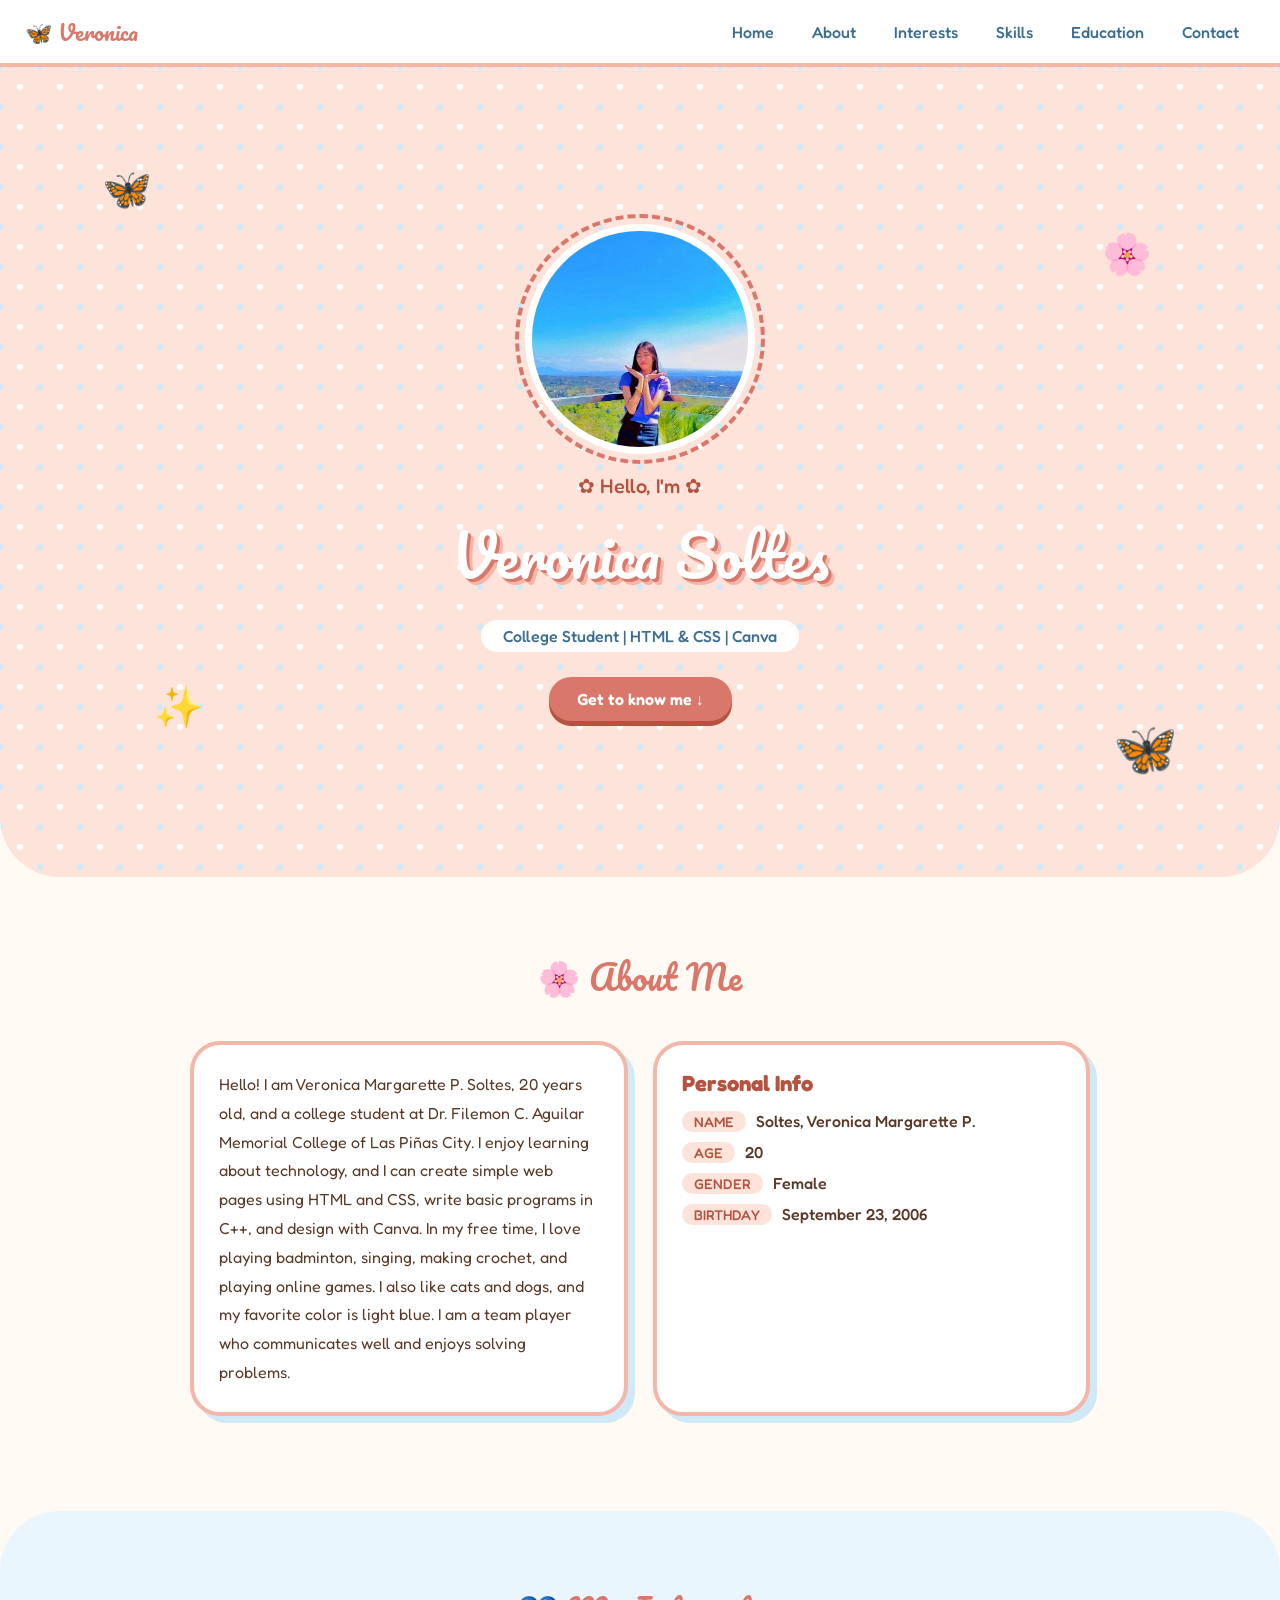
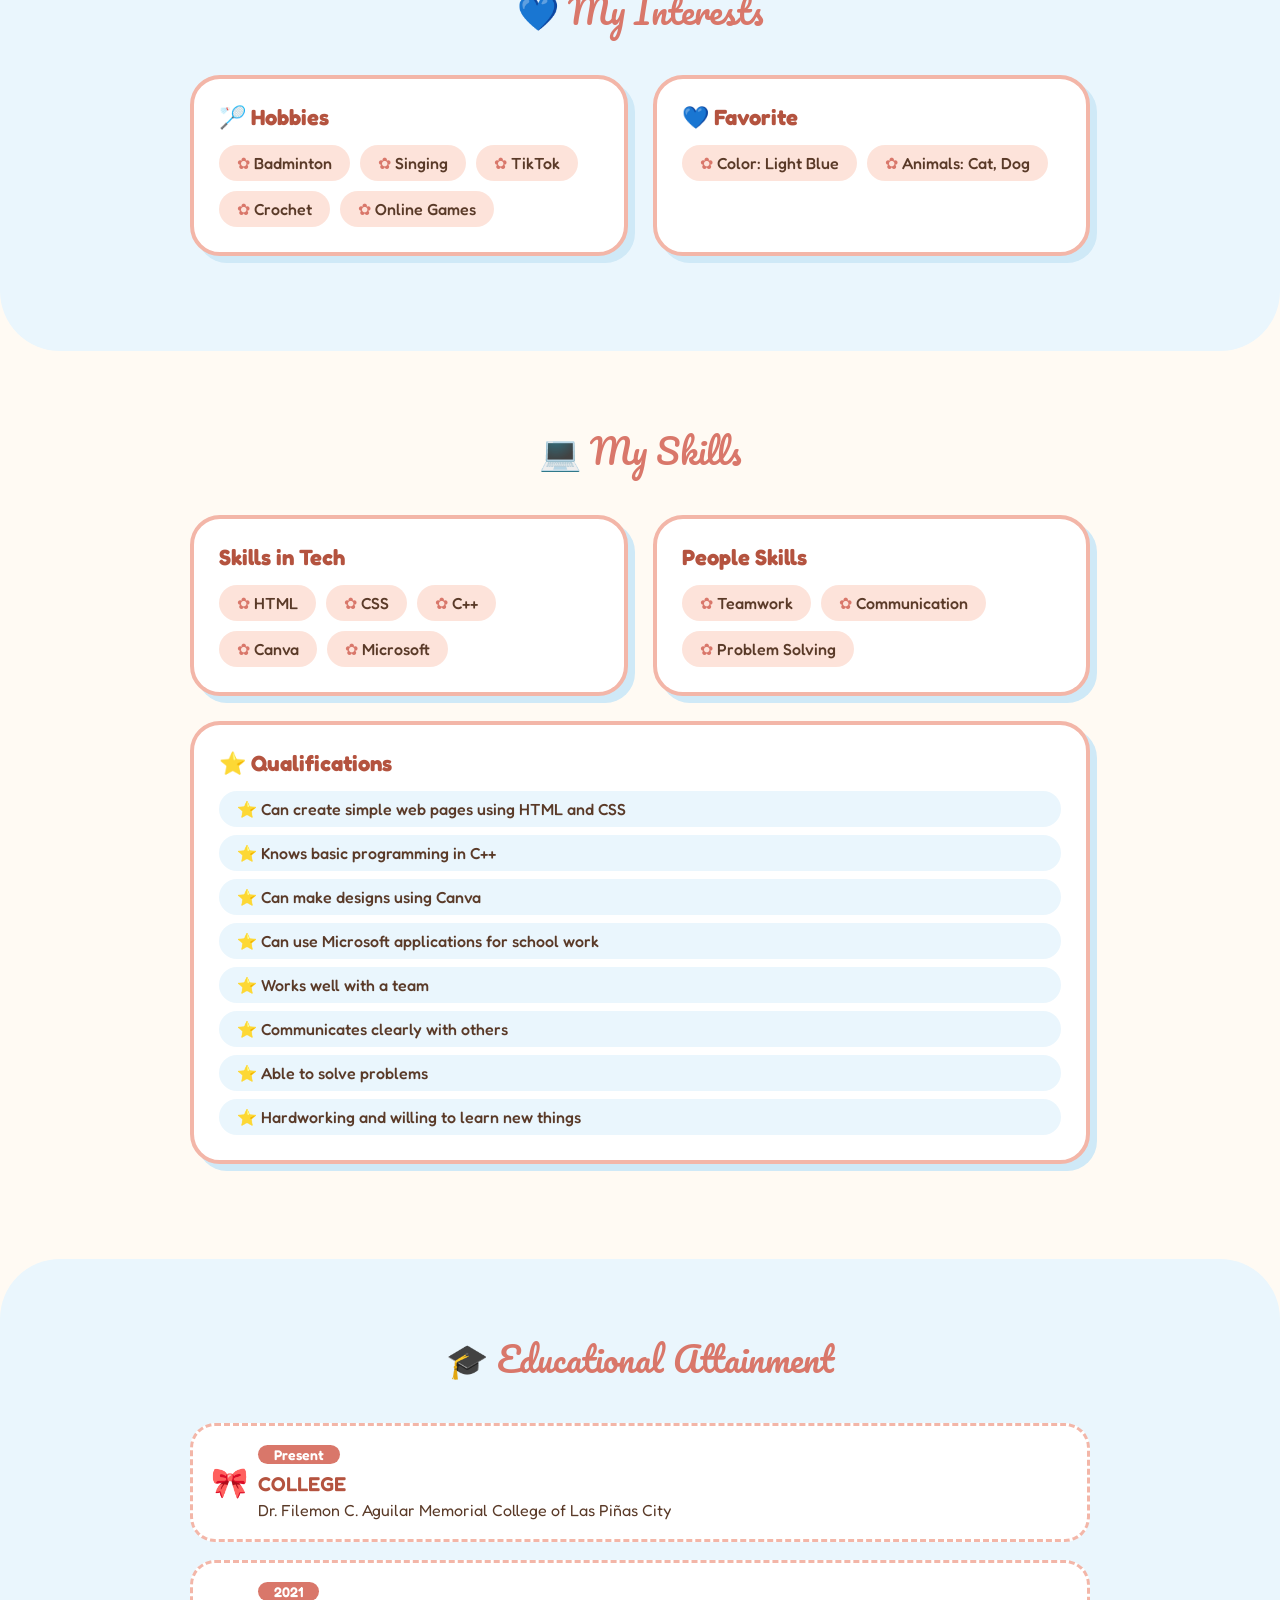
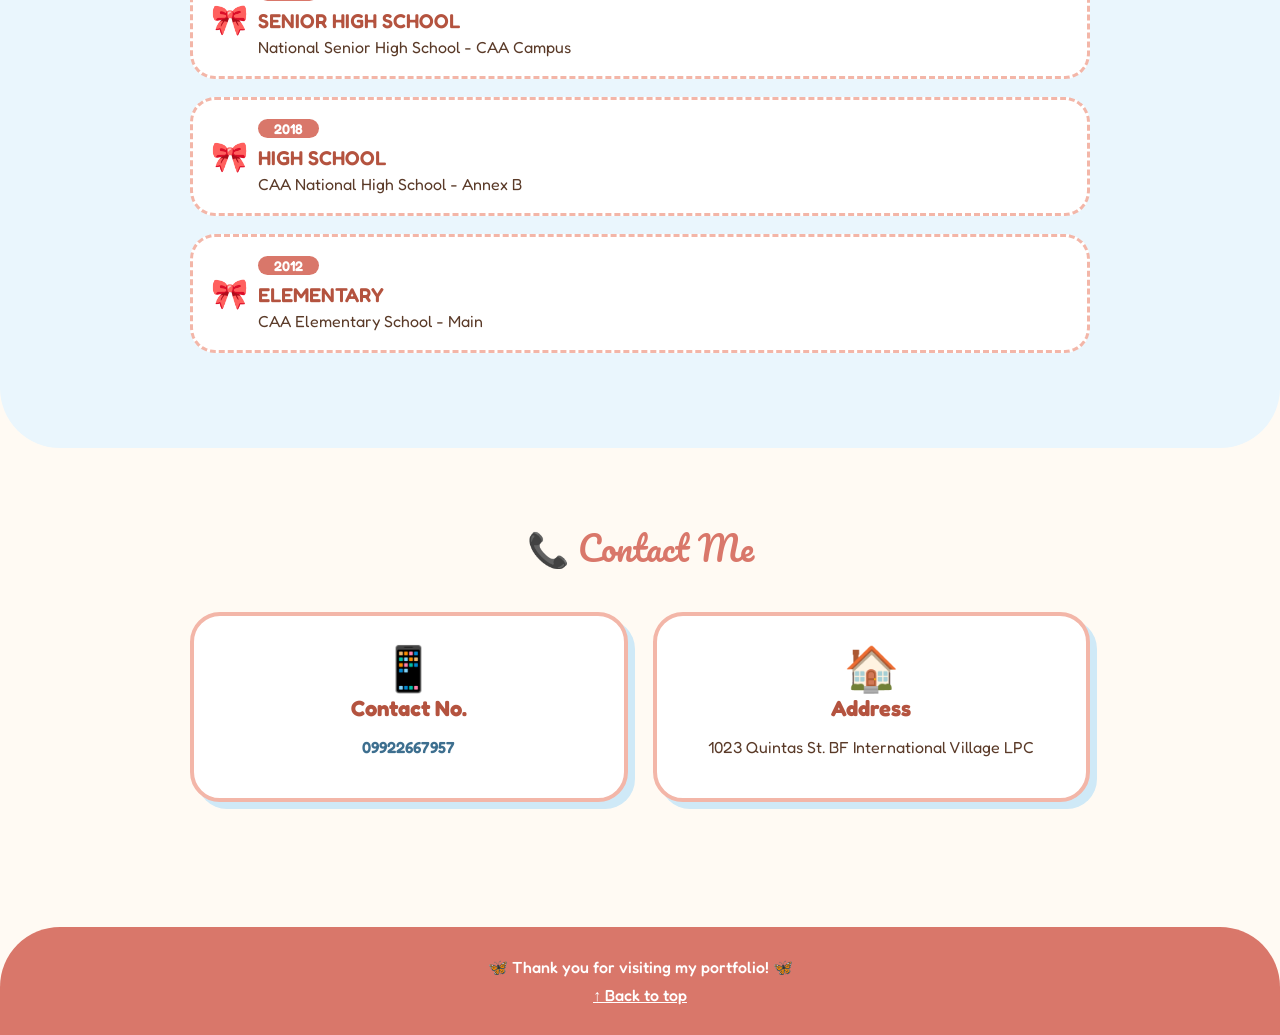
<file: index.html>
<!DOCTYPE html>
<html lang="en">
<head>
  <meta charset="UTF-8">
  <meta name="viewport" content="width=device-width, initial-scale=1.0">
  <title>Veronica Margarette P. Soltes - Portfolio</title>
  <link href="https://fonts.googleapis.com/css2?family=Fredoka:wght@400;500;600&family=Pacifico&display=swap" rel="stylesheet">
  <link rel="stylesheet" href="style.css">
</head>
<body>

  <nav class="navbar">
    <a href="#home" class="logo">🦋 Veronica</a>
    <div class="menu">
      <a href="#home">Home</a>
      <a href="#about">About</a>
      <a href="#interests">Interests</a>
      <a href="#skills">Skills</a>
      <a href="#education">Education</a>
      <a href="#contact">Contact</a>
    </div>
  </nav>

  <section class="hero" id="home">
    <span class="deco d1">🦋</span>
    <span class="deco d2">🌸</span>
    <span class="deco d3">✨</span>
    <span class="deco d4">🦋</span>

    <div class="photo">
      <img src="Nic.jpg" alt="Veronica Margarette P. Soltes">
    </div>
    <p class="hello">✿ Hello, I'm ✿</p>
    <h1>Veronica Soltes</h1>
    <p class="tagline">College Student | HTML &amp; CSS | Canva</p>
    <a href="#about" class="btn">Get to know me ↓</a>
  </section>

  <section class="section" id="about">
    <h2 class="title">🌸 About Me</h2>
    <div class="wrap two">
      <div class="card">
        <p class="about-text">Hello! I am Veronica Margarette P. Soltes, 20 years old, and a college student at Dr. Filemon C. Aguilar Memorial College of Las Piñas City. I enjoy learning about technology, and I can create simple web pages using HTML and CSS, write basic programs in C++, and design with Canva. In my free time, I love playing badminton, singing, making crochet, and playing online games. I also like cats and dogs, and my favorite color is light blue. I am a team player who communicates well and enjoys solving problems.</p>
      </div>
      <div class="card">
        <h3>Personal Info</h3>
        <p class="line"><span>Name</span> Soltes, Veronica Margarette P.</p>
        <p class="line"><span>Age</span> 20</p>
        <p class="line"><span>Gender</span> Female</p>
        <p class="line"><span>Birthday</span> September 23, 2006</p>
      </div>
    </div>
  </section>

  <section class="section blue" id="interests">
    <h2 class="title">💙 My Interests</h2>
    <div class="wrap two">
      <div class="card">
        <h3>🏸 Hobbies</h3>
        <ul>
          <li>Badminton</li>
          <li>Singing</li>
          <li>TikTok</li>
          <li>Crochet</li>
          <li>Online Games</li>
        </ul>
      </div>
      <div class="card">
        <h3>💙 Favorite</h3>
        <ul>
          <li>Color: Light Blue</li>
          <li>Animals: Cat, Dog</li>
        </ul>
      </div>
    </div>
  </section>

  <section class="section" id="skills">
    <h2 class="title">💻 My Skills</h2>
    <div class="wrap two">
      <div class="card">
        <h3>Skills in Tech</h3>
        <ul>
          <li>HTML</li>
          <li>CSS</li>
          <li>C++</li>
          <li>Canva</li>
          <li>Microsoft</li>
        </ul>
      </div>
      <div class="card">
        <h3>People Skills</h3>
        <ul>
          <li>Teamwork</li>
          <li>Communication</li>
          <li>Problem Solving</li>
        </ul>
      </div>
    </div>

    <div class="wrap">
      <div class="card">
        <h3>⭐ Qualifications</h3>
        <ul class="list">
          <li>Can create simple web pages using HTML and CSS</li>
          <li>Knows basic programming in C++</li>
          <li>Can make designs using Canva</li>
          <li>Can use Microsoft applications for school work</li>
          <li>Works well with a team</li>
          <li>Communicates clearly with others</li>
          <li>Able to solve problems</li>
          <li>Hardworking and willing to learn new things</li>
        </ul>
      </div>
    </div>
  </section>

  <section class="section blue" id="education">
    <h2 class="title">🎓 Educational Attainment</h2>
    <div class="wrap">

      <div class="school">
        <p class="year">Present</p>
        <p class="level">College</p>
        <p class="name">Dr. Filemon C. Aguilar Memorial College of Las Piñas City</p>
      </div>

      <div class="school">
        <p class="year">2021</p>
        <p class="level">Senior High School</p>
        <p class="name">National Senior High School - CAA Campus</p>
      </div>

      <div class="school">
        <p class="year">2018</p>
        <p class="level">High School</p>
        <p class="name">CAA National High School - Annex B</p>
      </div>

      <div class="school">
        <p class="year">2012</p>
        <p class="level">Elementary</p>
        <p class="name">CAA Elementary School - Main</p>
      </div>

    </div>
  </section>

  <section class="section" id="contact">
    <h2 class="title">📞 Contact Me</h2>
    <div class="wrap two">
      <div class="card center">
        <p class="big">📱</p>
        <h3>Contact No.</h3>
        <p><a href="tel:09922667957">09922667957</a></p>
      </div>
      <div class="card center">
        <p class="big">🏠</p>
        <h3>Address</h3>
        <p>1023 Quintas St. BF International Village LPC</p>
      </div>
    </div>
  </section>

  <footer>
    <p>🦋 Thank you for visiting my portfolio! 🦋</p>
    <a href="#home">↑ Back to top</a>
  </footer>

</body>
</html>
</file>
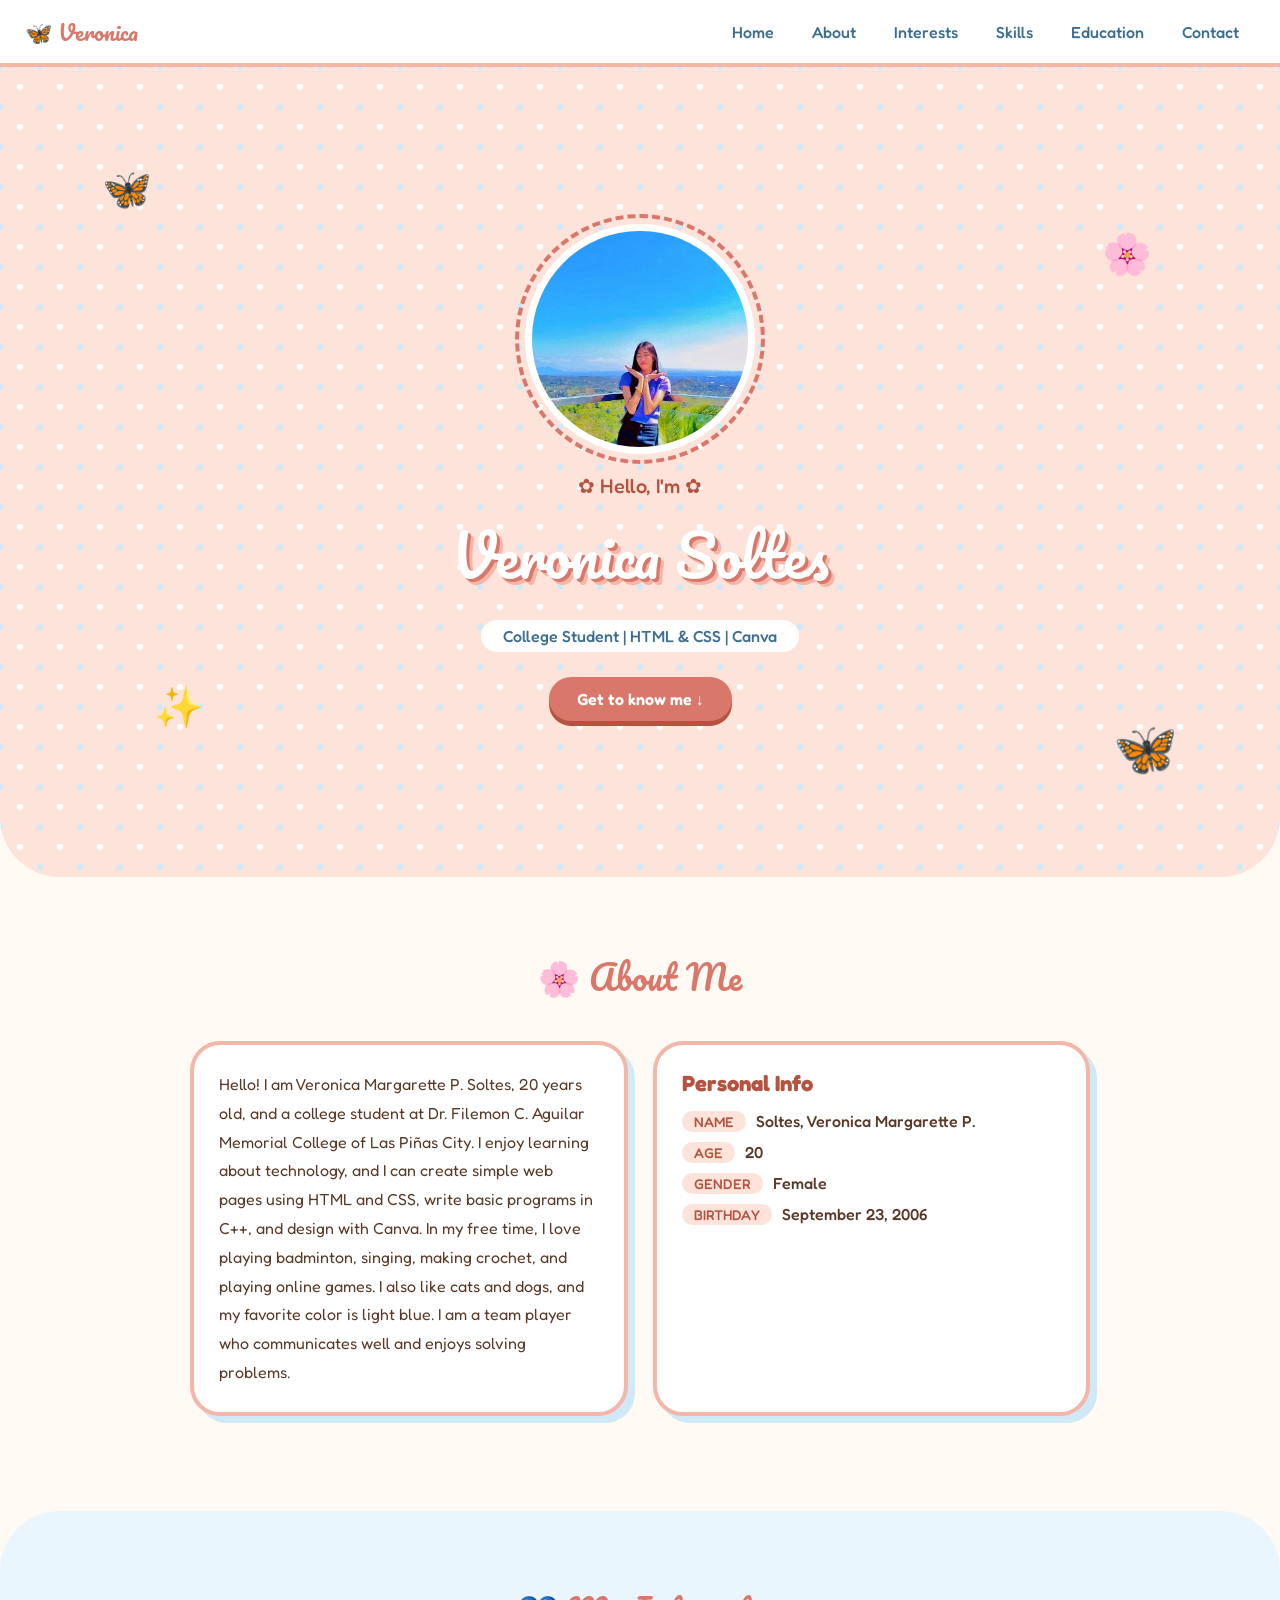
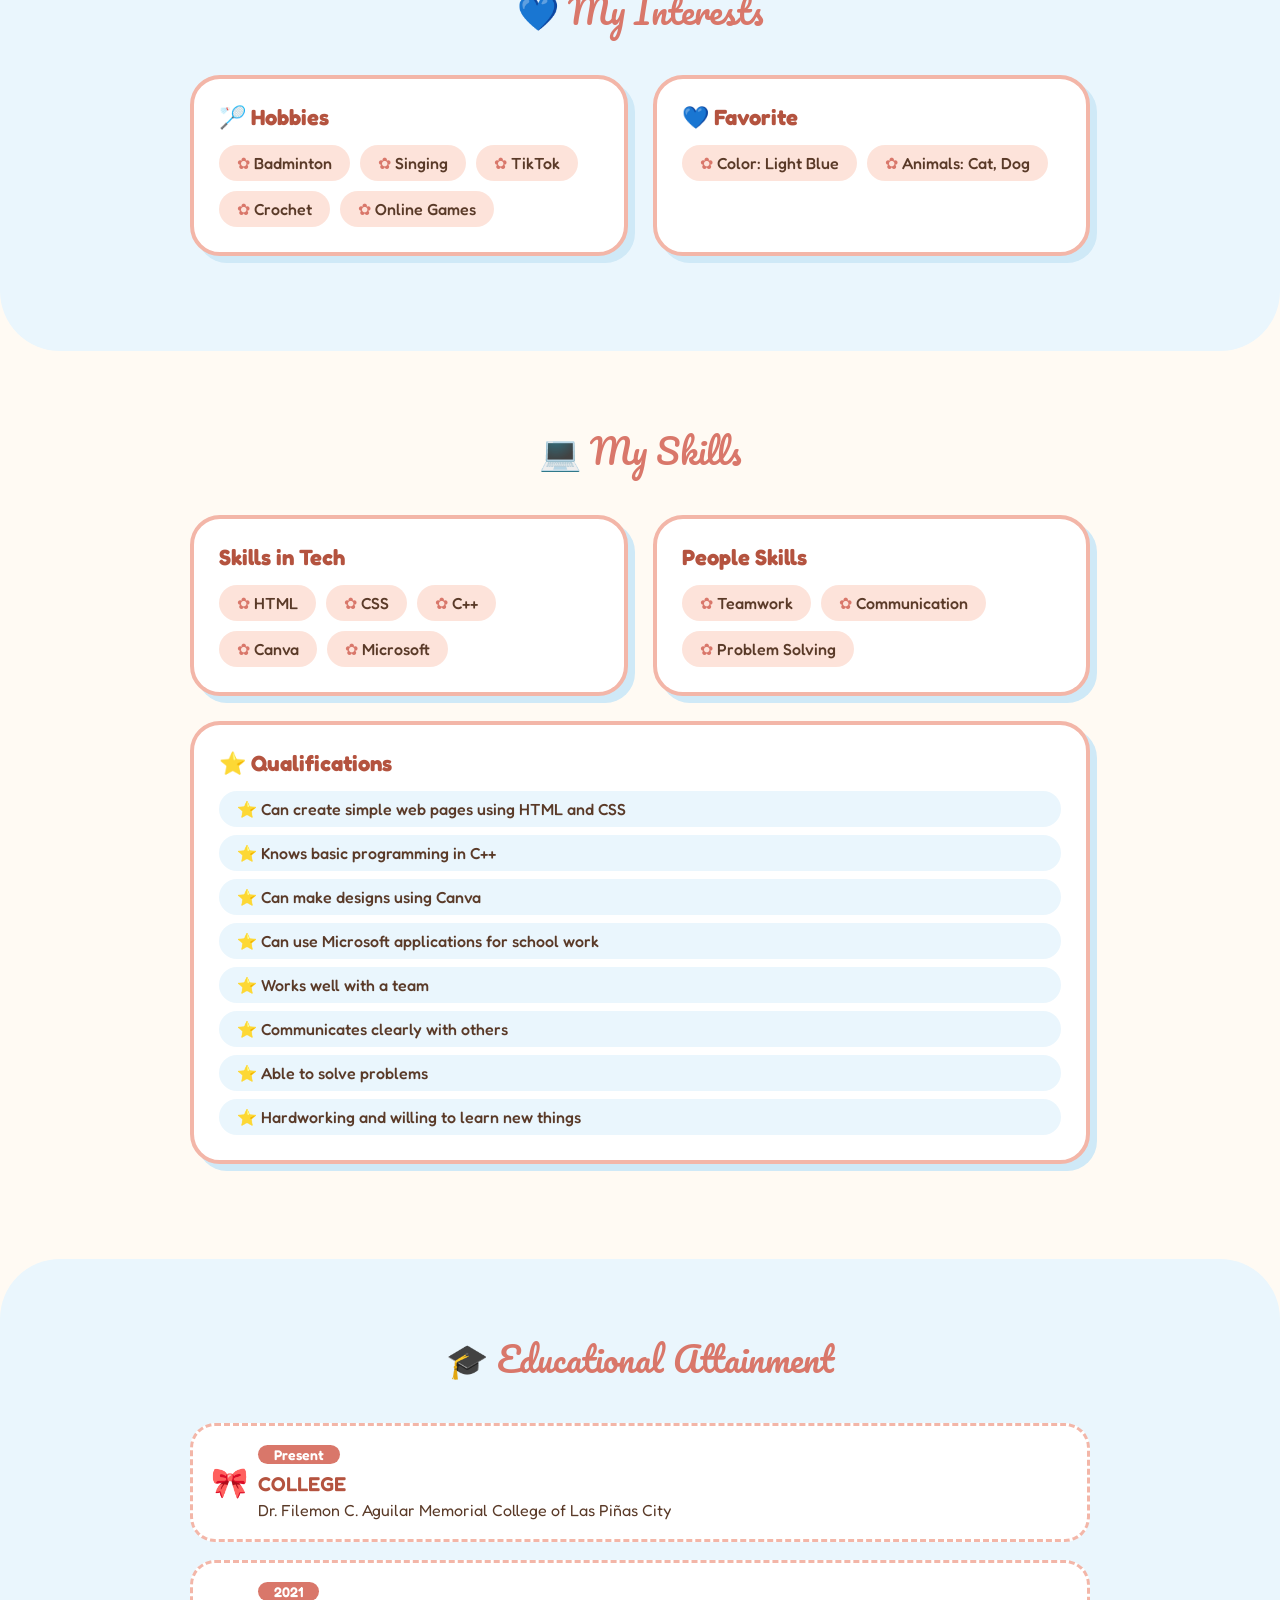
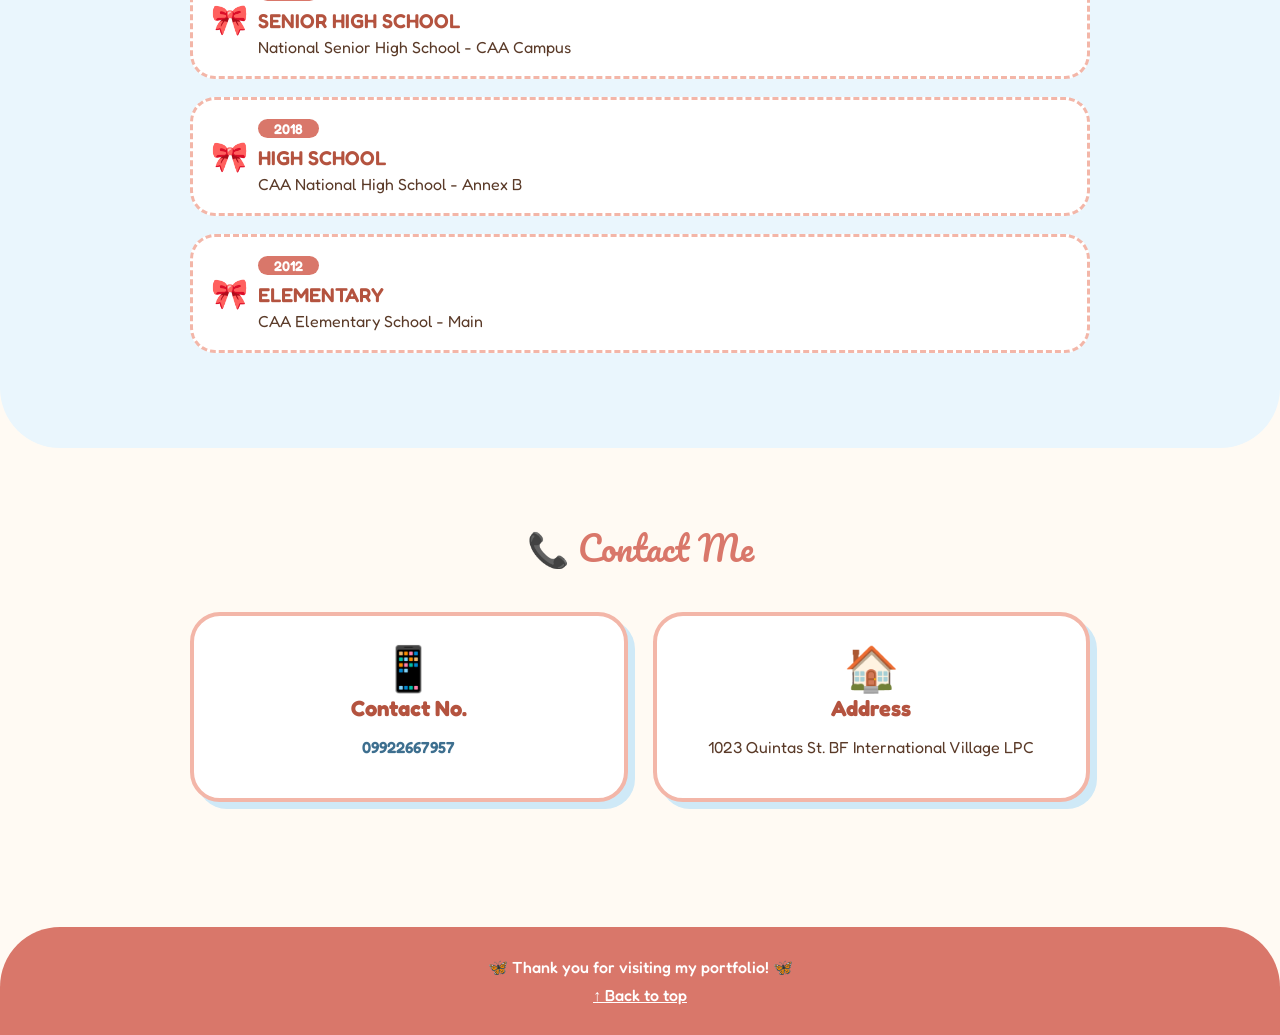
<file: orca_share_media1793270503236_7521521644805519130.html>
<!DOCTYPE html>
<html lang="en">
<head>
  <meta charset="UTF-8">
  <meta name="viewport" content="width=device-width, initial-scale=1.0">
  <title>Veronica's Portfolio</title>
  <link href="https://fonts.googleapis.com/css2?family=Fredoka:wght@400;500;600&family=Pacifico&display=swap" rel="stylesheet">
  <link rel="stylesheet" href="style.css">
</head>
<body>

  <nav class="navbar">
    <a href="#home" class="logo">🦋 Veronica</a>
    <div class="menu">
      <a href="#home">Home</a>
      <a href="#about">About</a>
      <a href="#interests">Interests</a>
      <a href="#skills">Skills</a>
      <a href="#education">Education</a>
      <a href="#contact">Contact</a>
    </div>
  </nav>

  <section class="hero" id="home">
    <span class="deco d1">🦋</span>
    <span class="deco d2">🌸</span>
    <span class="deco d3">✨</span>
    <span class="deco d4">🦋</span>

    <div class="photo">
      <img src="Nic.jpg" alt="Veronica Margarette P. Soltes">
    </div>
    <p class="hello">✿ Hello, I'm ✿</p>
    <h1>Veronica Soltes</h1>
    <p class="tagline">College Student | HTML &amp; CSS | Canva</p>
    <a href="#about" class="btn">Get to know me ↓</a>
  </section>

  <section class="section" id="about">
    <h2 class="title">🌸 About Me</h2>
    <div class="wrap two">
      <div class="card">
        <p class="about-text">Hello! I am Veronica Margarette P. Soltes, 20 years old, and a college student at Dr. Filemon C. Aguilar Memorial College of Las Piñas City. I enjoy learning about technology, and I can create simple web pages using HTML and CSS, write basic programs in C++, and design with Canva. In my free time, I love playing badminton, singing, making crochet, and playing online games. I also like cats and dogs, and my favorite color is light blue. I am a team player who communicates well and enjoys solving problems.</p>
      </div>
      <div class="card">
        <h3>Personal Info</h3>
        <p class="line"><span>Name</span> Soltes, Veronica Margarette P.</p>
        <p class="line"><span>Age</span> 20</p>
        <p class="line"><span>Gender</span> Female</p>
        <p class="line"><span>Birthday</span> September 23, 2006</p>
      </div>
    </div>
  </section>

  <section class="section blue" id="interests">
    <h2 class="title">💙 My Interests</h2>
    <div class="wrap two">
      <div class="card">
        <h3>🏸 Hobbies</h3>
        <ul>
          <li>Badminton</li>
          <li>Singing</li>
          <li>TikTok</li>
          <li>Crochet</li>
          <li>Online Games</li>
        </ul>
      </div>
      <div class="card">
        <h3>💙 Favorite</h3>
        <ul>
          <li>Color: Light Blue</li>
          <li>Animals: Cat, Dog</li>
        </ul>
      </div>
    </div>
  </section>

  <section class="section" id="skills">
    <h2 class="title">💻 My Skills</h2>
    <div class="wrap two">
      <div class="card">
        <h3>Skills in Tech</h3>
        <ul>
          <li>HTML</li>
          <li>CSS</li>
          <li>C++</li>
          <li>Canva</li>
          <li>Microsoft</li>
        </ul>
      </div>
      <div class="card">
        <h3>People Skills</h3>
        <ul>
          <li>Teamwork</li>
          <li>Communication</li>
          <li>Problem Solving</li>
        </ul>
      </div>
    </div>

    <div class="wrap">
      <div class="card">
        <h3>⭐ Qualifications</h3>
        <ul class="list">
          <li>Can create simple web pages using HTML and CSS</li>
          <li>Knows basic programming in C++</li>
          <li>Can make designs using Canva</li>
          <li>Can use Microsoft applications for school work</li>
          <li>Works well with a team</li>
          <li>Communicates clearly with others</li>
          <li>Able to solve problems</li>
          <li>Hardworking and willing to learn new things</li>
        </ul>
      </div>
    </div>
  </section>

  <section class="section blue" id="education">
    <h2 class="title">🎓 Educational Attainment</h2>
    <div class="wrap">

      <div class="school">
        <p class="year">Present</p>
        <p class="level">College</p>
        <p class="name">Dr. Filemon C. Aguilar Memorial College of Las Piñas City</p>
      </div>

      <div class="school">
        <p class="year">2021</p>
        <p class="level">Senior High School</p>
        <p class="name">National Senior High School - CAA Campus</p>
      </div>

      <div class="school">
        <p class="year">2018</p>
        <p class="level">High School</p>
        <p class="name">CAA National High School - Annex B</p>
      </div>

      <div class="school">
        <p class="year">2012</p>
        <p class="level">Elementary</p>
        <p class="name">CAA Elementary School - Main</p>
      </div>

    </div>
  </section>

  <section class="section" id="contact">
    <h2 class="title">📞 Contact Me</h2>
    <div class="wrap two">
      <div class="card center">
        <p class="big">📱</p>
        <h3>Contact No.</h3>
        <p><a href="tel:09922667957">09922667957</a></p>
      </div>
      <div class="card center">
        <p class="big">🏠</p>
        <h3>Address</h3>
        <p>1023 Quintas St. BF International Village LPC</p>
      </div>
    </div>
  </section>

  <footer>
    <p>🦋 Thank you for visiting my portfolio! 🦋</p>
    <a href="#home">↑ Back to top</a>
  </footer>

</body>
</html>
</file>
<file: style.css>
* {
  box-sizing: border-box;
}

html {
  scroll-behavior: smooth;
}

body {
  margin: 0;
  font-family: "Fredoka", Arial, sans-serif;
  color: #5a3a28;
  background-color: #fffaf3;
}

.navbar {
  position: sticky;
  top: 0;
  z-index: 10;
  display: flex;
  align-items: center;
  justify-content: space-between;
  gap: 15px;
  padding: 12px 25px;
  background-color: #ffffff;
  border-bottom: 4px solid #f3b6a8;
}

.logo {
  font-family: "Pacifico", cursive;
  font-size: 22px;
  color: #d9776a;
  text-decoration: none;
  white-space: nowrap;
}

.menu {
  display: flex;
  gap: 6px;
  overflow-x: auto;
}

.menu a {
  padding: 8px 16px;
  border-radius: 25px;
  color: #3d6f8f;
  font-weight: 500;
  text-decoration: none;
  white-space: nowrap;
}

.menu a:hover {
  background-color: #d9776a;
  color: #ffffff;
}

section {
  scroll-margin-top: 70px;
}

.hero {
  position: relative;
  min-height: 90vh;
  display: flex;
  flex-direction: column;
  align-items: center;
  justify-content: center;
  text-align: center;
  padding: 50px 20px;
  background-color: #fde3da;
  background-image:
    radial-gradient(#ffffff 3px, transparent 3px),
    radial-gradient(#cfe9f7 3px, transparent 3px);
  background-size: 40px 40px;
  background-position: 0 0, 20px 20px;
  border-radius: 0 0 60px 60px;
  overflow: hidden;
}

.photo {
  position: relative;
  width: 230px;
  height: 230px;
  margin-bottom: 20px;
}

.photo::before {
  content: "";
  position: absolute;
  top: -10px;
  left: -10px;
  right: -10px;
  bottom: -10px;
  border: 4px dashed #d9776a;
  border-radius: 50%;
  animation: spin 20s linear infinite;
}

.photo img {
  width: 100%;
  height: 100%;
  object-fit: cover;
  border-radius: 50%;
  border: 7px solid #ffffff;
}

.hello {
  margin: 0;
  font-size: 20px;
  font-weight: 500;
  color: #b4533f;
}

h1 {
  font-family: "Pacifico", cursive;
  font-size: 58px;
  font-weight: normal;
  margin: 5px 0;
  color: #ffffff;
  text-shadow:
    3px 3px 0 #d9776a,
    6px 6px 0 #f3b6a8;
}

.tagline {
  display: inline-block;
  margin: 10px 0 25px;
  padding: 6px 22px;
  background-color: #ffffff;
  color: #3d6f8f;
  border-radius: 30px;
  font-weight: 500;
}

.btn {
  padding: 12px 28px;
  background-color: #d9776a;
  color: #ffffff;
  font-weight: 600;
  text-decoration: none;
  border-radius: 30px;
  box-shadow: 0 5px 0 #b4533f;
}

.btn:hover {
  background-color: #e48a7d;
}

.deco {
  position: absolute;
  font-size: 40px;
  animation: float 6s ease-in-out infinite;
}

.d1 { top: 12%; left: 8%; }
.d2 { top: 20%; right: 10%; animation-delay: 1s; }
.d3 { bottom: 18%; left: 12%; animation-delay: 2s; }
.d4 { bottom: 12%; right: 8%; font-size: 52px; animation-delay: 3s; }

.section {
  padding: 70px 20px;
}

.section.blue {
  background-color: #eaf6fd;
  border-radius: 60px;
}

.title {
  text-align: center;
  font-family: "Pacifico", cursive;
  font-weight: normal;
  font-size: 34px;
  color: #d9776a;
  margin: 0 0 35px;
}

.wrap {
  max-width: 900px;
  margin: 0 auto 25px;
}

.two {
  display: grid;
  grid-template-columns: 1fr 1fr;
  gap: 25px;
}

.card {
  background-color: #ffffff;
  border: 4px solid #f3b6a8;
  border-radius: 30px;
  padding: 25px;
  box-shadow: 7px 7px 0 #cfe9f7;
  transition: transform 0.2s;
}

.card:hover {
  transform: translateY(-5px);
}

.card h3 {
  margin: 0 0 15px;
  font-size: 22px;
  color: #b4533f;
}

.about-text {
  margin: 0;
  line-height: 1.8;
}

.line {
  margin: 10px 0;
  font-weight: 500;
}

.line span {
  display: inline-block;
  background-color: #fde3da;
  color: #b4533f;
  padding: 2px 12px;
  border-radius: 20px;
  font-size: 14px;
  margin-right: 6px;
  text-transform: uppercase;
}

ul {
  list-style: none;
  margin: 0;
  padding: 0;
  display: flex;
  flex-wrap: wrap;
  gap: 10px;
}

li {
  background-color: #fde3da;
  border-radius: 25px;
  padding: 8px 18px;
  font-weight: 500;
}

li::before {
  content: "✿ ";
  color: #d9776a;
}

.list {
  flex-direction: column;
  gap: 8px;
}

.list li {
  background-color: #eaf6fd;
  border-radius: 20px;
}

.list li::before {
  content: "⭐ ";
}

.school {
  position: relative;
  background-color: #ffffff;
  border: 3px dashed #f3b6a8;
  border-radius: 25px;
  padding: 15px 20px 15px 65px;
  margin-bottom: 18px;
}

.school::before {
  content: "🎀";
  position: absolute;
  left: 18px;
  top: 50%;
  transform: translateY(-50%);
  font-size: 30px;
}

.school p {
  margin: 4px 0;
}

.year {
  display: inline-block;
  background-color: #d9776a;
  color: #ffffff;
  padding: 1px 16px;
  border-radius: 20px;
  font-size: 14px;
  font-weight: 600;
}

.level {
  font-size: 20px;
  font-weight: 600;
  color: #b4533f;
  text-transform: uppercase;
}

.center {
  text-align: center;
}

.big {
  font-size: 44px;
  margin: 0;
}

.center a {
  color: #3d6f8f;
  font-weight: 600;
  text-decoration: none;
}

footer {
  margin-top: 30px;
  padding: 30px 20px;
  text-align: center;
  background-color: #d9776a;
  color: #ffffff;
  border-radius: 60px 60px 0 0;
  font-weight: 500;
}

footer p {
  margin: 0 0 8px;
}

footer a {
  color: #ffffff;
}

@keyframes float {
  0%, 100% { transform: translateY(0) rotate(-8deg); }
  50%      { transform: translateY(-20px) rotate(8deg); }
}

@keyframes spin {
  to { transform: rotate(360deg); }
}

@media (max-width: 700px) {
  .navbar {
    flex-direction: column;
    gap: 8px;
  }

  .menu {
    width: 100%;
  }

  .two {
    grid-template-columns: 1fr;
  }

  h1 {
    font-size: 38px;
  }

  .title {
    font-size: 28px;
  }

  .section.blue {
    border-radius: 35px;
  }

  .hero {
    border-radius: 0 0 35px 35px;
  }
}
</file>
